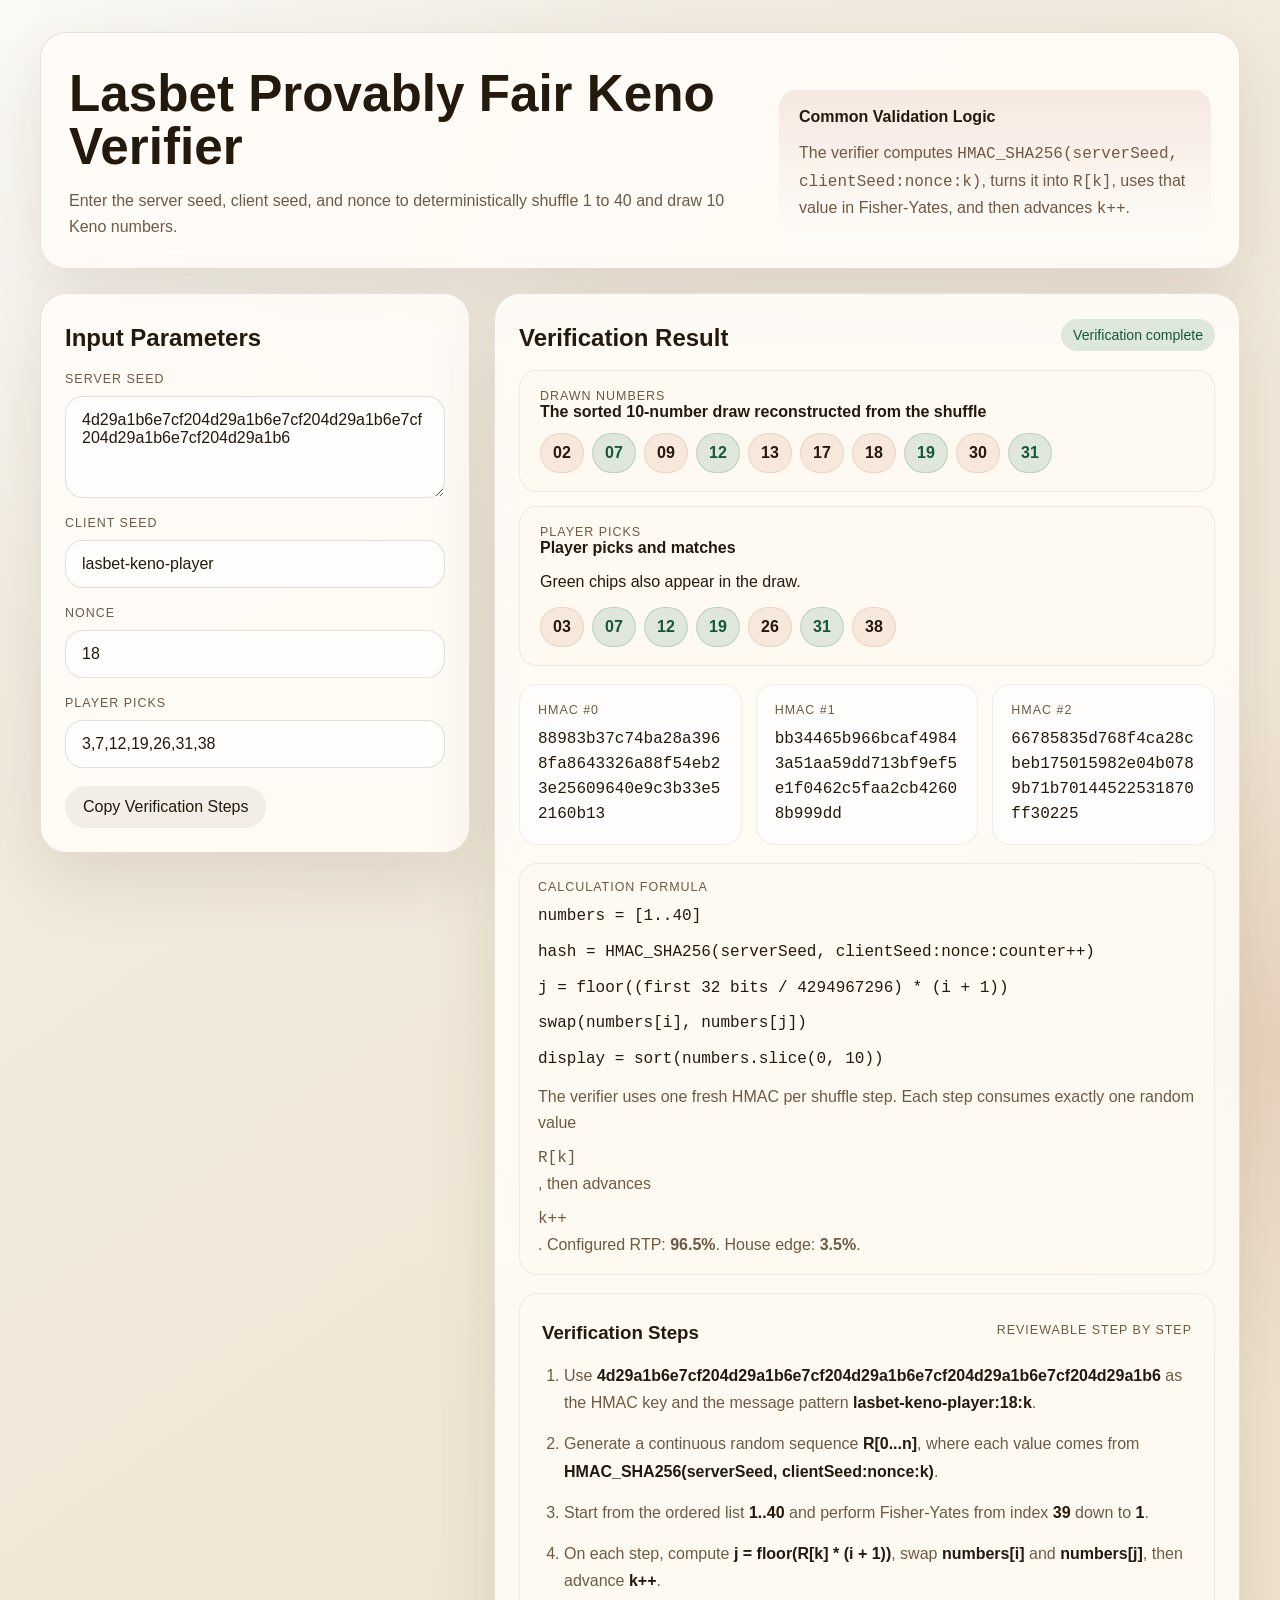
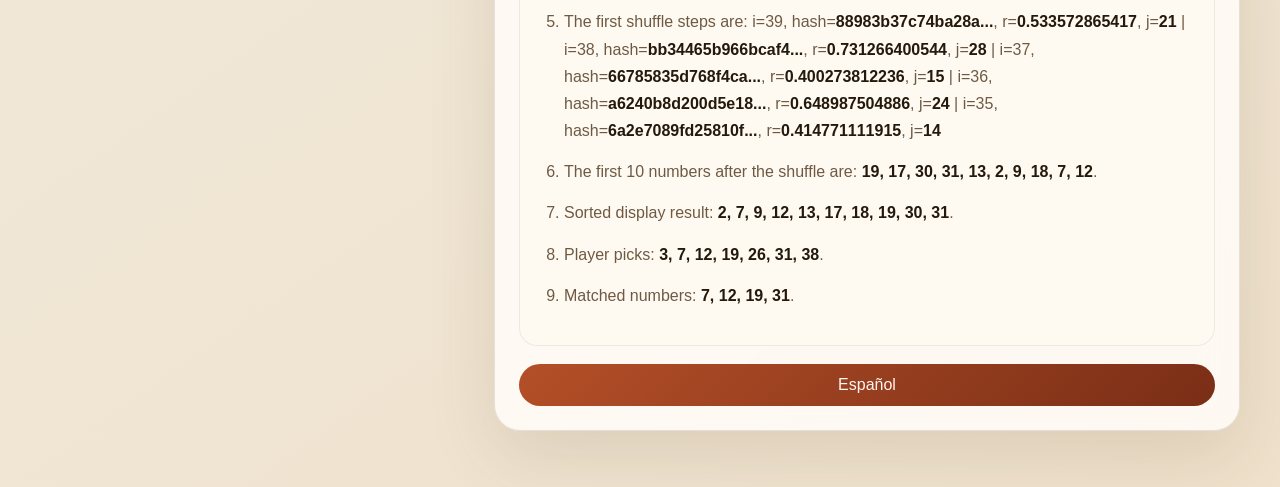
<file: keno/index.html>
<!DOCTYPE html>
<html lang="en">
  <head>
    <meta charset="UTF-8" />
    <meta name="viewport" content="width=device-width, initial-scale=1.0" />
    <title>Lasbet Provably Fair Keno Verifier</title>
    <link rel="stylesheet" href="./styles.css" />
  </head>
  <body>
    <main class="page-shell">
      <section class="hero-card surface">
        <div class="hero-copy">
          <h1 data-i18n="heroTitle"></h1>
          <p data-i18n-html="heroDescription"></p>
        </div>
        <div class="hero-note">
          <strong data-i18n="heroAsideTitle"></strong>
          <p data-i18n-html="heroAsideBody"></p>
        </div>
      </section>
      <section class="content-grid">
        <section class="surface panel">
          <div class="panel-head">
            <h2 data-i18n="inputTitle"></h2>
          </div>
          <form class="input-form" id="verifierForm">
            <label class="field">
              <span data-i18n="serverSeedLabel"></span>
              <textarea
                id="serverSeedInput"
                rows="4"
                spellcheck="false"
                data-i18n-placeholder="serverSeedPlaceholder"
              ></textarea>
            </label>
            <label class="field">
              <span data-i18n="clientSeedLabel"></span>
              <input
                id="clientSeedInput"
                type="text"
                data-i18n-placeholder="clientSeedPlaceholder"
              />
            </label>
            <label class="field">
              <span data-i18n="nonceLabel"></span>
              <input id="nonceInput" type="number" min="0" step="1" />
            </label>
            <label class="field">
              <span data-i18n="picksFieldLabel"></span>
              <input
                id="picksInput"
                type="text"
                data-i18n-placeholder="picksPlaceholder"
              />
            </label>
            <div class="button-row">
              <button type="button" class="secondary-button" id="copyStepsButton" data-i18n="copyButton"></button>
            </div>
          </form>
        </section>
        <section class="surface panel result-panel">
          <div class="panel-head">
            <h2 data-i18n="resultTitle"></h2>
            <span class="status-pill" id="statusPill"></span>
          </div>
          <div class="visual-grid" id="visualGrid"></div>
          <div class="meta-grid" id="metaGrid"></div>
          <div class="formula-box" id="formulaBox"></div>
          <div class="steps-block">
            <div class="steps-head">
              <h3 data-i18n="stepsTitle"></h3>
              <span data-i18n="stepsHint"></span>
            </div>
            <ol class="steps-list" id="stepsList"></ol>
          </div>
          <button type="button" class="lang-button is-active" id="langToggleButton"></button>
        </section>
      </section>
    </main>
    <script src="../lib/keno-verifier-core.js"></script>
    <script src="./script.js"></script>
  </body>
</html>
</file>
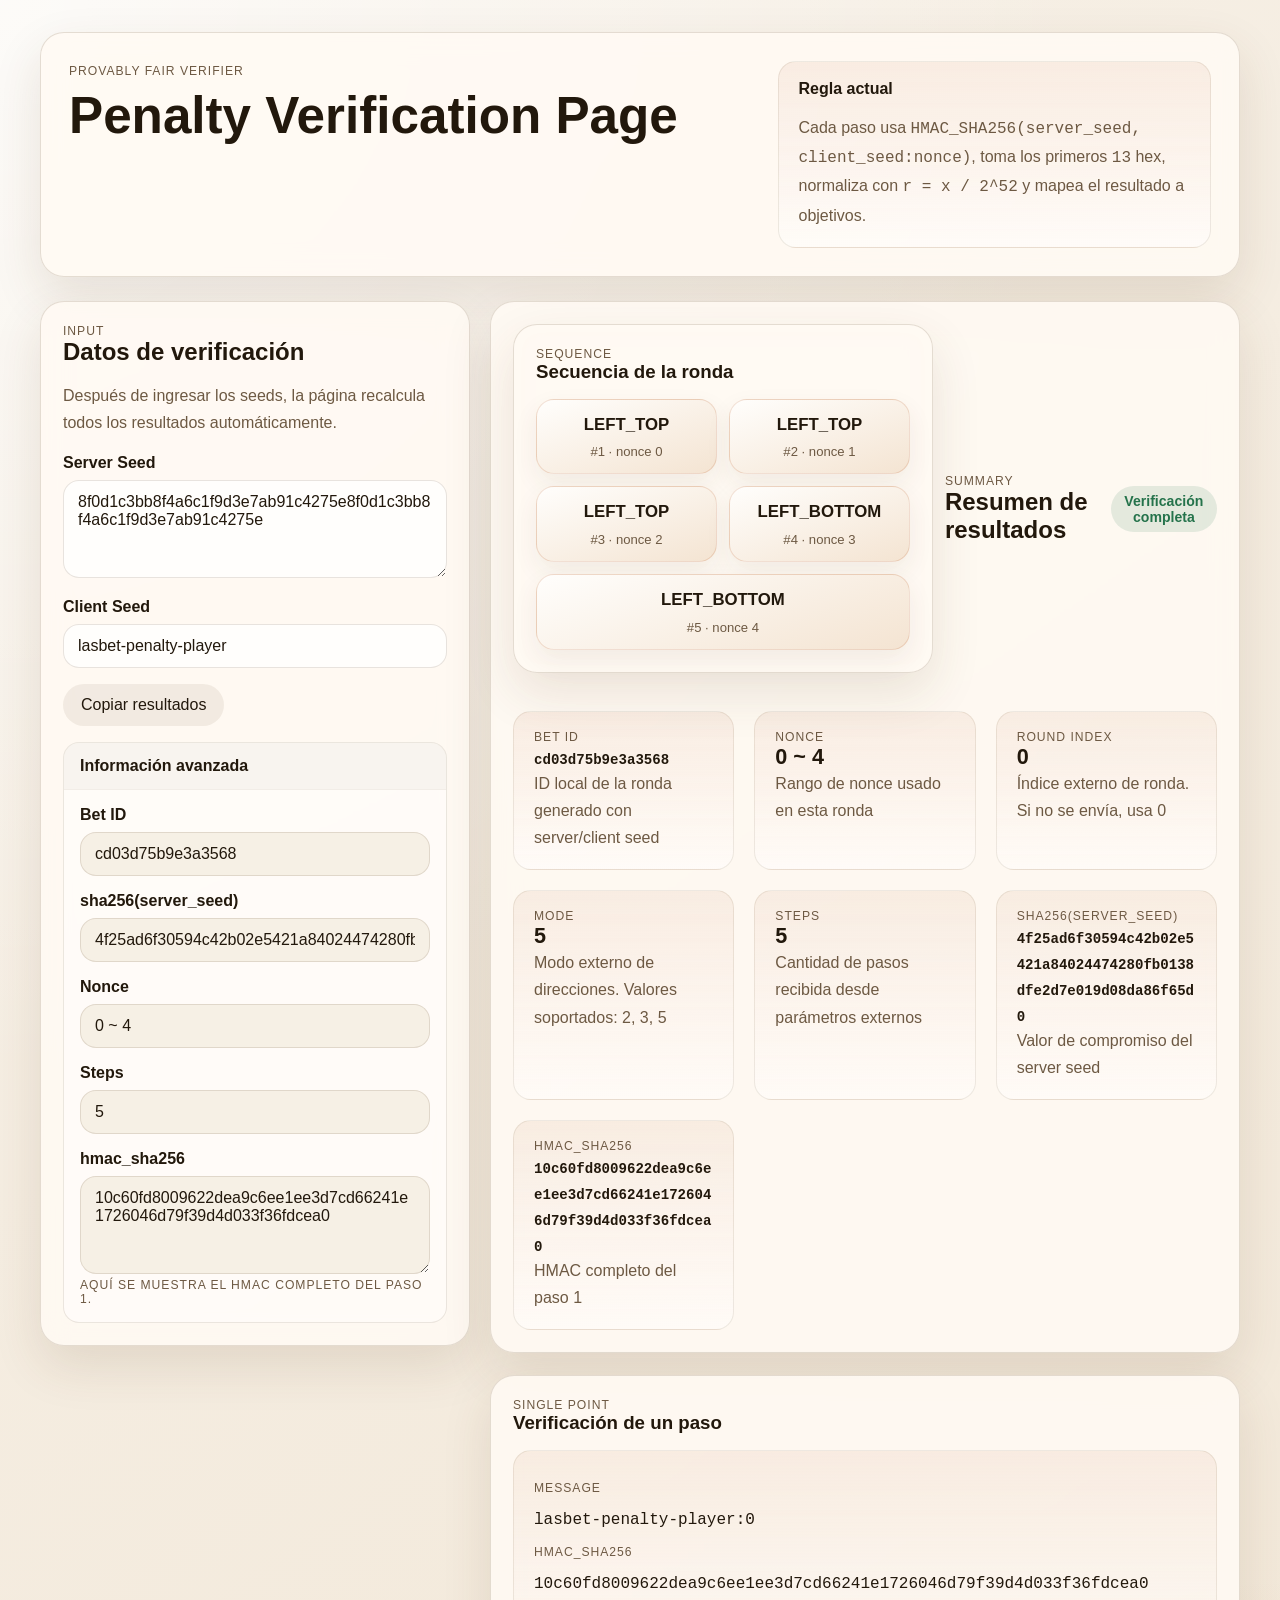
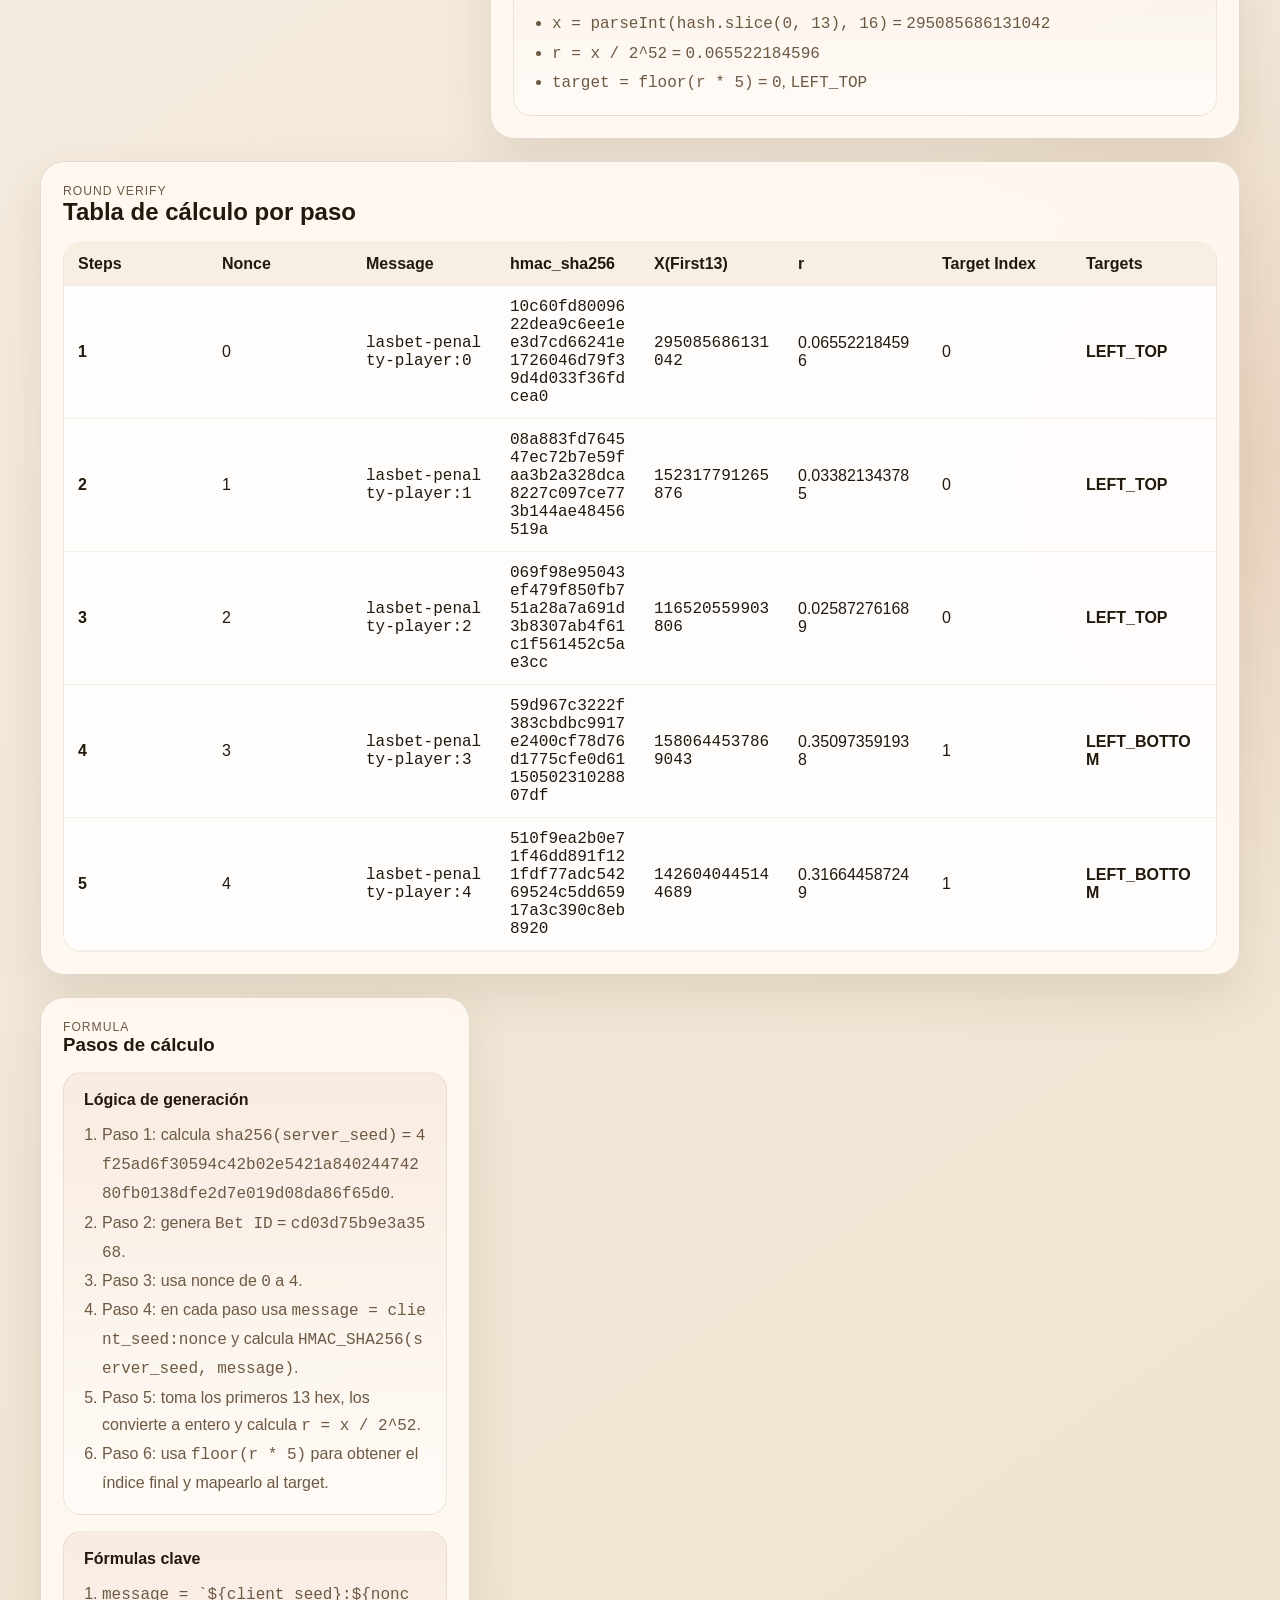
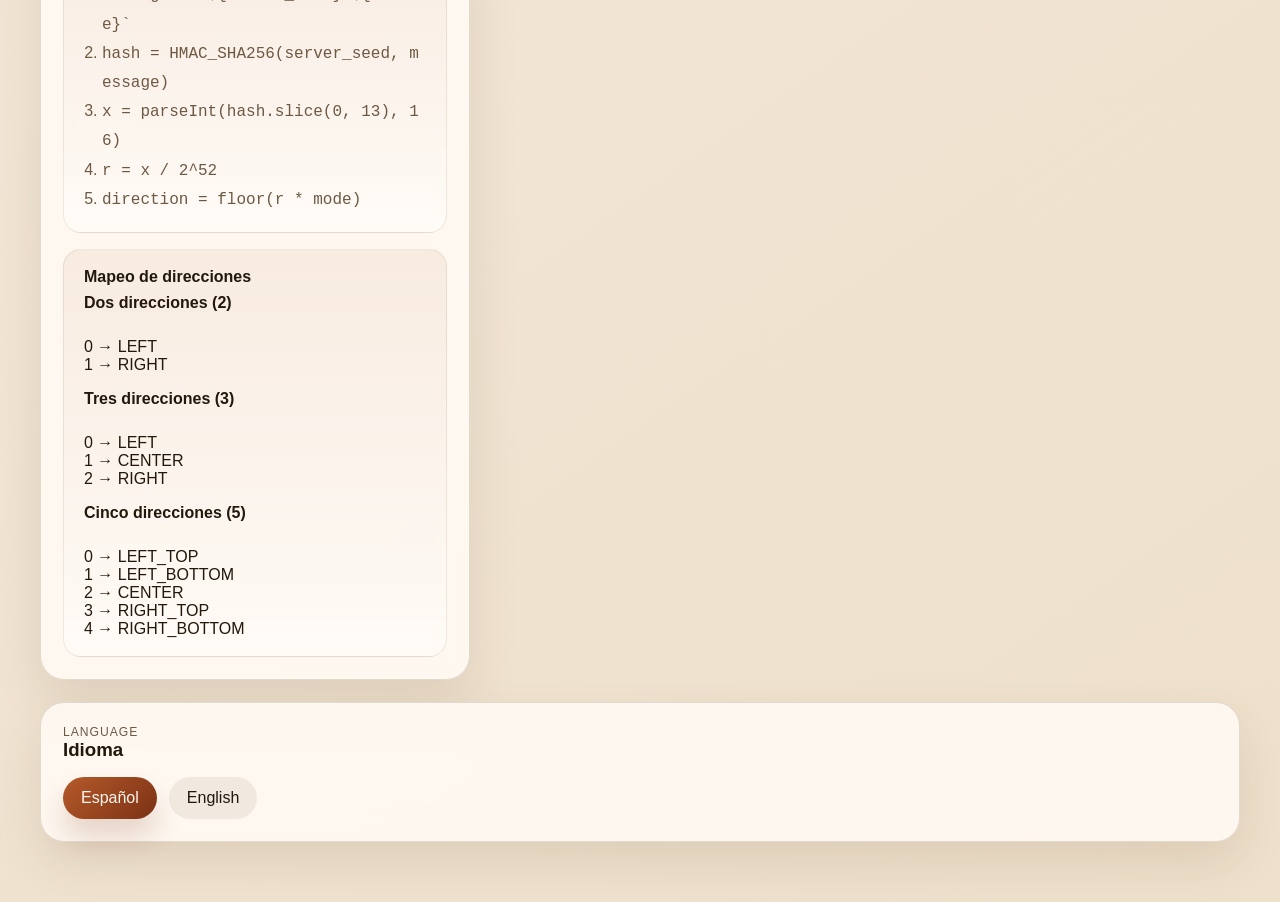
<file: penalty-shootout/index.html>
<!DOCTYPE html>
<html lang="es">
  <head>
    <meta charset="UTF-8" />
    <meta name="viewport" content="width=device-width, initial-scale=1.0" />
    <title>Penalty Verification Page</title>
    <link rel="stylesheet" href="./styles.css" />
  </head>
  <body>
    <main class="page-shell">
      <section class="hero">
        <div class="hero-grid">
          <div>
            <span class="eyebrow" data-i18n="eyebrow"></span>
            <h1 data-i18n="heroTitle"></h1>

            <ul class="helper-list" id="heroList"></ul>
          </div>
          <div class="hero-callout">
            <strong data-i18n="calloutTitle"></strong>
            <p class="mb-0" data-i18n-html="calloutBody"></p>
          </div>
        </div>
      </section>

      <section class="content-grid">
        <div>
          <section class="panel">
            <div class="panel-head">
              <div>
                <div class="section-label" data-i18n="inputSectionLabel"></div>
                <h2 data-i18n="inputTitle"></h2>
              </div>
            </div>
            <p class="input-helper" data-i18n="inputHelper"></p>
            <form class="form-grid" id="verifierForm">
              <div class="field">
                <label for="serverSeedInput" data-i18n="serverSeedLabel"></label>
                <textarea
                  id="serverSeedInput"
                  rows="4"
                  spellcheck="false"
                  data-i18n-placeholder="serverSeedPlaceholder"
                ></textarea>
              </div>
              <div class="field">
                <label for="clientSeedInput" data-i18n="clientSeedLabel"></label>
                <input
                  id="clientSeedInput"
                  type="text"
                  data-i18n-placeholder="clientSeedPlaceholder"
                />
              </div>
              <div class="button-row">
                <button type="button" class="secondary-button" id="copyStepsButton" data-i18n="copyButton"></button>
              </div>
            </form>

            <div class="advanced-toggle">
              <div class="advanced-title" data-i18n="advancedTitle"></div>
              <div class="advanced-body">
                <div class="form-grid">
                  <div class="field">
                    <label for="betIdOutput">Bet ID</label>
                    <input id="betIdOutput" readonly />
                  </div>
                  <div class="field">
                    <label for="serverSeedHashOutput">sha256(server_seed)</label>
                    <input id="serverSeedHashOutput" readonly />
                  </div>
                  <div class="field">
                    <label for="nonceOutput">Nonce</label>
                    <input id="nonceOutput" readonly />
                  </div>
                  <div class="field">
                    <label for="stepsOutput">Steps</label>
                    <input id="stepsOutput" readonly />
                  </div>
                  <div class="field">
                    <label for="hmacOutput">hmac_sha256</label>
                    <textarea id="hmacOutput" readonly rows="4"></textarea>
                    <div class="small-note" data-i18n="advancedNote"></div>
                  </div>
                </div>
              </div>
            </div>
          </section>
        </div>

        <div>
          <section class="panel">
            <div class="panel-head">
               <section class="panel">
            <div class="panel-head">
              <div>
                <div class="section-label" data-i18n="sequenceSectionLabel"></div>
                <h3 data-i18n="sequenceTitle"></h3>
              </div>
            </div>
            <div class="cards-strip" id="sequenceStrip"></div>
          </section>
              <div>
                <div class="section-label" data-i18n="summarySectionLabel"></div>
                <h2 data-i18n="summaryTitle"></h2>
              </div>
              <span class="status-pill" id="statusPill"></span>
            </div>
            <div class="summary-grid" id="summaryGrid"></div>
          </section>

          <section class="panel">
            <div class="panel-head">
              <div>
                <div class="section-label" data-i18n="singleSectionLabel"></div>
                <h3 data-i18n="singleTitle"></h3>
              </div>
            </div>
            <div class="sequence-box" id="singlePointBox"></div>
          </section>


        </div>
      </section>

      <section class="panel">
        <div class="panel-head">
          <div>
            <div class="section-label" data-i18n="tableSectionLabel"></div>
            <h2 data-i18n="tableTitle"></h2>
          </div>
        </div>
        <div class="table-wrap">
          <table class="result-table">
            <thead>
              <tr>
                <th data-i18n="thStep"></th>
                <th data-i18n="thNonce"></th>
                <th data-i18n="thMessage"></th>
                <th data-i18n="thHmac"></th>
                <th data-i18n="thX"></th>
                <th data-i18n="thR"></th>
                <th data-i18n="thTargetIndex"></th>
                <th data-i18n="thTargets"></th>
              </tr>
            </thead>
            <tbody id="resultTableBody"></tbody>
          </table>
        </div>
      </section>

      <section class="content-grid">
        <section class="panel">
          <div class="panel-head">
            <div>
              <div class="section-label" data-i18n="formulaSectionLabel"></div>
              <h3 data-i18n="formulaTitle"></h3>
            </div>
          </div>
          <div class="formula-card">
            <strong data-i18n="logicTitle"></strong>
            <ol class="formula-list" id="stepsList"></ol>
          </div>
          <div class="formula-card mt-3">
            <strong data-i18n="formulaCardTitle"></strong>
            <ol class="formula-list" id="formulaList"></ol>
          </div>
          <div class="formula-card mt-3">
            <strong data-i18n="mappingTitle"></strong>
            <div id="mappingBlock"></div>
          </div>
        </section>
      </section>

      <section class="panel language-panel">
        <div class="panel-head">
          <div>
            <div class="section-label" data-i18n="languageSectionLabel"></div>
            <h3 data-i18n="languageTitle"></h3>
          </div>
        </div>
        <div class="language-row">
          <button type="button" class="secondary-button lang-button" id="langEsButton">Español</button>
          <button type="button" class="secondary-button lang-button" id="langEnButton">English</button>
        </div>
      </section>
    </main>
    <script src="./script.js"></script>
  </body>
</html>
</file>
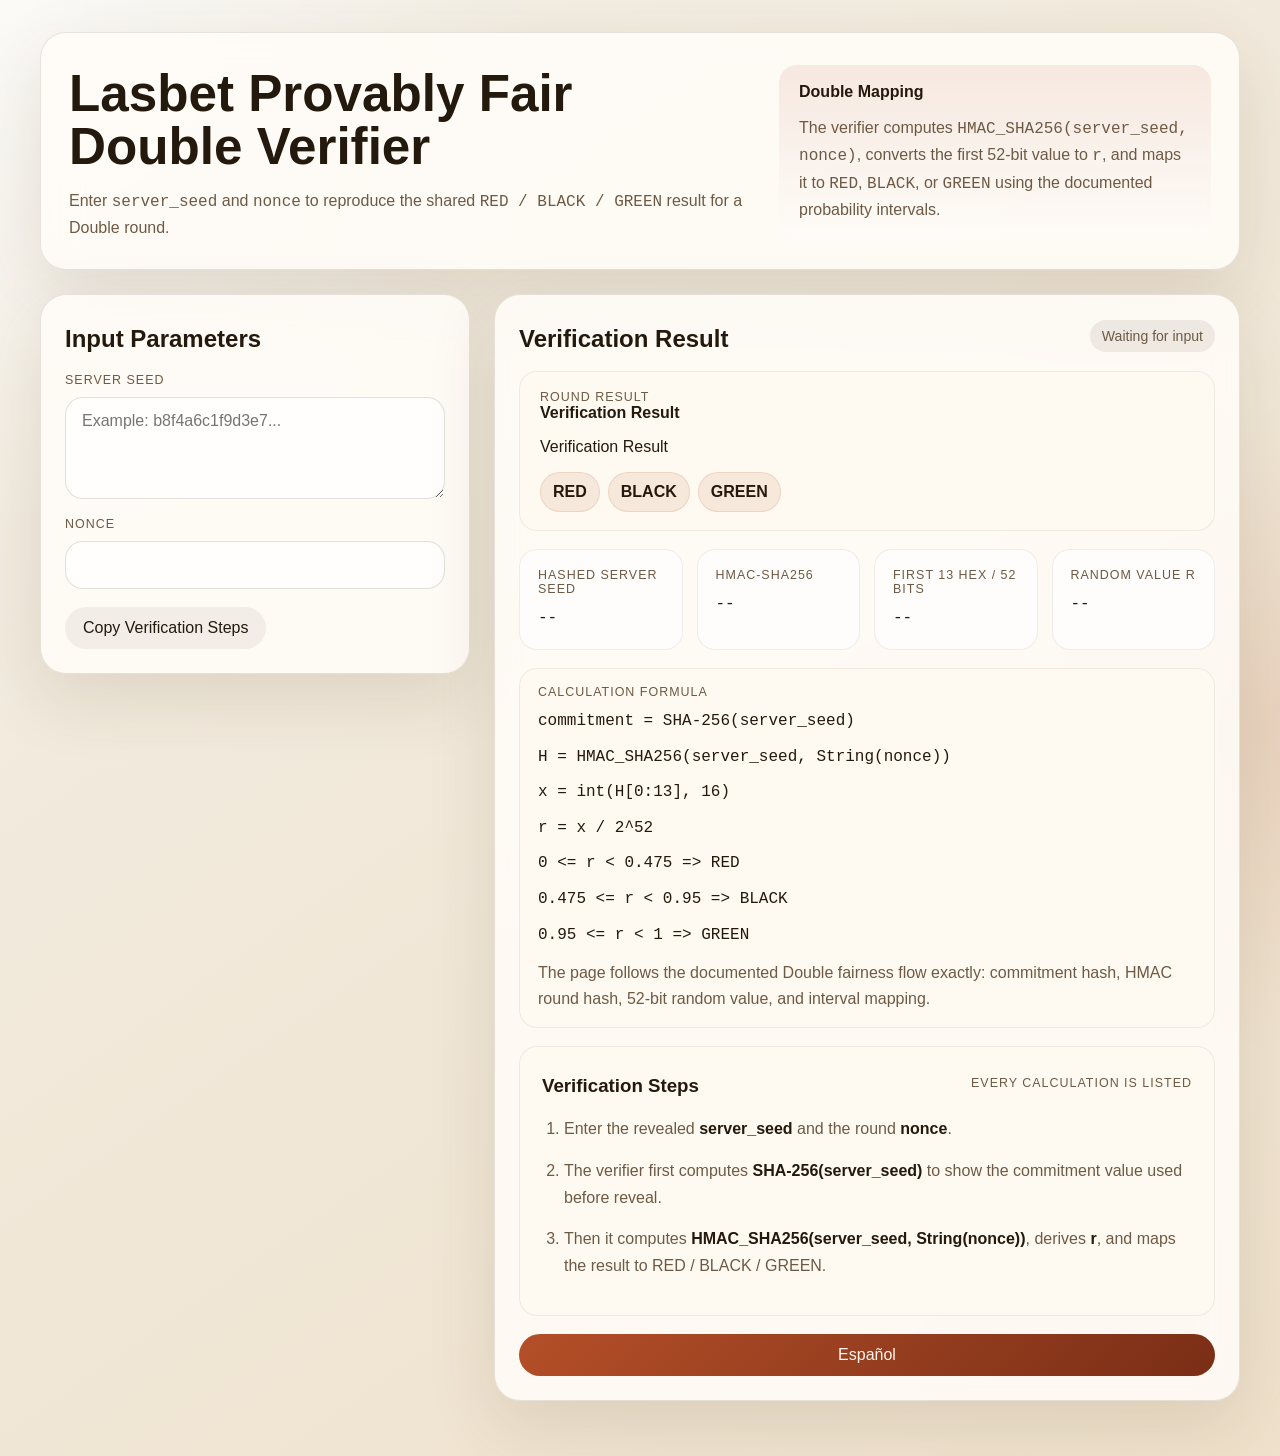
<file: double.html>
<!DOCTYPE html>
<html lang="en">
<head>
  <meta charset="UTF-8" />
  <meta name="viewport" content="width=device-width, initial-scale=1.0" />
  <title>Lasbet Provably Fair Double Verifier</title>
  <link rel="stylesheet" href="./double/styles.css" />
</head>
<body>
  <main class="page-shell">
    <section class="hero-card surface">
      <div class="hero-copy">
        <h1 data-i18n="heroTitle"></h1>
        <p data-i18n-html="heroDescription"></p>
      </div>
      <div class="hero-note">
        <strong data-i18n="heroAsideTitle"></strong>
        <p data-i18n-html="heroAsideBody"></p>
      </div>
    </section>
    <section class="content-grid">
      <section class="surface panel">
        <div class="panel-head">
          <h2 data-i18n="inputTitle"></h2>
        </div>
        <form class="input-form" id="verifierForm">
          <label class="field">
            <span data-i18n="serverSeedLabel"></span>
            <textarea id="serverSeedInput" rows="4" spellcheck="false" data-i18n-placeholder="serverSeedPlaceholder"></textarea>
          </label>
          <label class="field">
            <span data-i18n="nonceLabel"></span>
            <input id="nonceInput" type="number" min="0" step="1" />
          </label>
          <div class="button-row">
            <button type="button" class="secondary-button" id="copyStepsButton" data-i18n="copyButton"></button>
          </div>
        </form>
      </section>
      <section class="surface panel result-panel">
        <div class="panel-head">
          <h2 data-i18n="resultTitle"></h2>
          <span class="status-pill" id="statusPill"></span>
        </div>
        <div class="visual-grid" id="visualGrid"></div>
        <div class="meta-grid" id="metaGrid"></div>
        <div class="formula-box" id="formulaBox"></div>
        <div class="steps-block">
          <div class="steps-head">
            <h3 data-i18n="stepsTitle"></h3>
            <span data-i18n="stepsHint"></span>
          </div>
          <ol class="steps-list" id="stepsList"></ol>
        </div>
        <button type="button" class="lang-button is-active" id="langToggleButton"></button>
      </section>
    </section>
  </main>
  <script src="./double/verifier-core.js"></script>
  <script src="./double/script.js"></script>
</body>
</html>
</file>
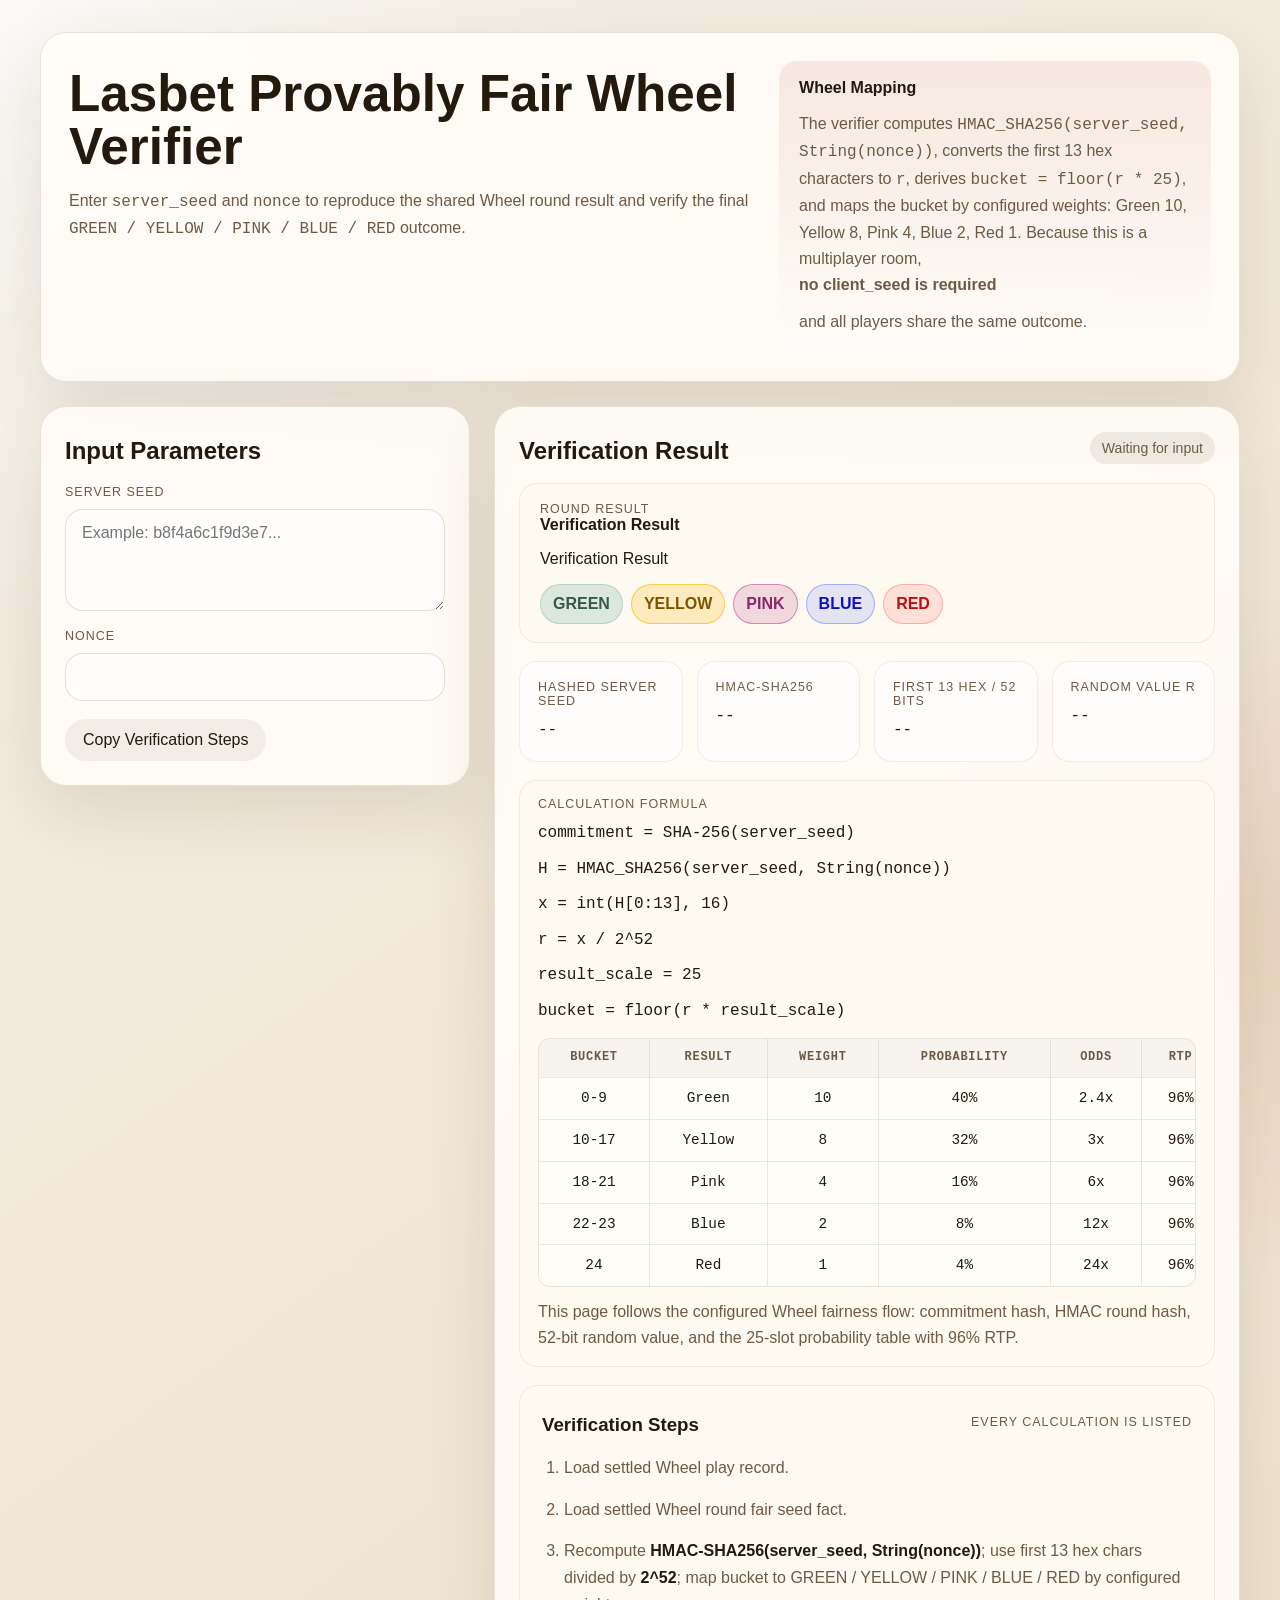
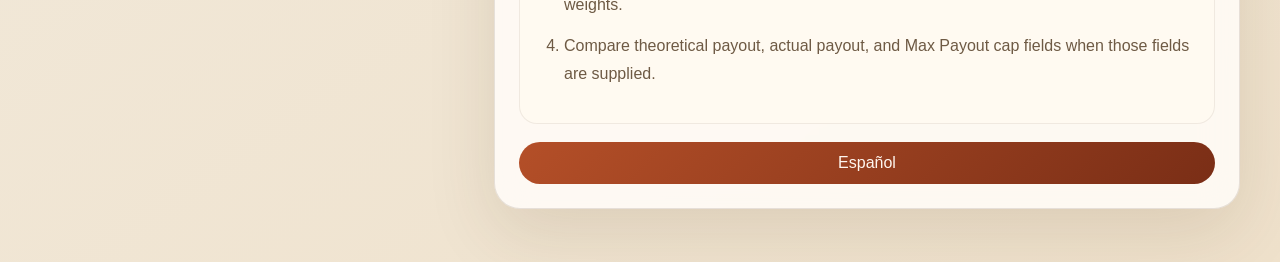
<file: wheel.html>
<!DOCTYPE html>
<html lang="en">
<head>
  <meta charset="UTF-8" />
  <meta name="viewport" content="width=device-width, initial-scale=1.0" />
  <title>Lasbet Provably Fair Wheel Verifier</title>
  <link rel="stylesheet" href="./wheel/styles.css" />
</head>
<body>
  <main class="page-shell">
    <section class="hero-card surface">
      <div class="hero-copy">
        <h1 data-i18n="heroTitle"></h1>
        <p data-i18n-html="heroDescription"></p>
      </div>
      <div class="hero-note">
        <strong data-i18n="heroAsideTitle"></strong>
        <p data-i18n-html="heroAsideBody"></p>
      </div>
    </section>
    <section class="content-grid">
      <section class="surface panel">
        <div class="panel-head">
          <h2 data-i18n="inputTitle"></h2>
        </div>
        <form class="input-form" id="verifierForm">
          <label class="field">
            <span data-i18n="serverSeedLabel"></span>
            <textarea id="serverSeedInput" rows="4" spellcheck="false" data-i18n-placeholder="serverSeedPlaceholder"></textarea>
          </label>
          <label class="field">
            <span data-i18n="nonceLabel"></span>
            <input id="nonceInput" type="number" min="0" step="1" />
          </label>
          <div class="button-row">
            <button type="button" class="secondary-button" id="copyStepsButton" data-i18n="copyButton"></button>
          </div>
        </form>
      </section>
      <section class="surface panel result-panel">
        <div class="panel-head">
          <h2 data-i18n="resultTitle"></h2>
          <span class="status-pill" id="statusPill"></span>
        </div>
        <div class="visual-grid" id="visualGrid"></div>
        <div class="meta-grid" id="metaGrid"></div>
        <div class="formula-box" id="formulaBox"></div>
        <div class="steps-block">
          <div class="steps-head">
            <h3 data-i18n="stepsTitle"></h3>
            <span data-i18n="stepsHint"></span>
          </div>
          <ol class="steps-list" id="stepsList"></ol>
        </div>
        <button type="button" class="lang-button is-active" id="langToggleButton"></button>
      </section>
    </section>
  </main>
  <script src="./wheel/verifier-core.js"></script>
  <script src="./wheel/script.js"></script>
</body>
</html>
</file>
<file: keno/styles.css>
:root {
  --bg: #f3efe6;
  --bg-accent: #efe1cb;
  --surface: rgba(255, 252, 247, 0.88);
  --border: rgba(61, 46, 26, 0.12);
  --text: #24190d;
  --muted: #6e5a44;
  --accent: #b44f28;
  --accent-dark: #7a2e16;
  --shadow: 0 24px 70px rgba(78, 49, 18, 0.12);
  --radius-lg: 26px;
  --radius-md: 18px;
  --font-display: 'Avenir Next', 'Segoe UI', 'Helvetica Neue', sans-serif;
}

* {
  box-sizing: border-box;
}

html,
body {
  margin: 0;
  min-height: 100%;
}

body {
  font-family: var(--font-display);
  color: var(--text);
  background:
    radial-gradient(circle at top left, rgba(255, 255, 255, 0.7), transparent 28%),
    radial-gradient(circle at right center, rgba(180, 79, 40, 0.12), transparent 22%),
    linear-gradient(145deg, var(--bg) 0%, var(--bg-accent) 100%);
}

button,
input,
textarea,
select {
  font: inherit;
}

button {
  cursor: pointer;
}

code {
  font-family: 'SFMono-Regular', 'Menlo', monospace;
}

.page-shell {
  max-width: 1240px;
  margin: 0 auto;
  padding: 32px 20px 56px;
}

.surface {
  background: var(--surface);
  border: 1px solid var(--border);
  border-radius: var(--radius-lg);
  box-shadow: var(--shadow);
  backdrop-filter: blur(18px);
}

.hero-card {
  display: grid;
  grid-template-columns: 1.35fr 0.85fr;
  gap: 24px;
  padding: 28px;
  margin-bottom: 24px;
}

.hero-copy h1,
.panel-head h2,
.steps-head h3 {
  margin: 6px 0 0;
}

.hero-copy h1 {
  font-size: clamp(2rem, 4vw, 3.4rem);
  line-height: 1.04;
}

.hero-copy p,
.hero-note p,
.meta-description {
  margin: 14px 0 0;
  color: var(--muted);
  line-height: 1.65;
}

.hero-note,
.visual-card {
  align-self: end;
  padding: 18px 20px;
  border-radius: var(--radius-md);
  background: linear-gradient(180deg, rgba(180, 79, 40, 0.1), rgba(255, 255, 255, 0.35));
}

.hero-note strong,
.visual-card strong {
  display: block;
  margin-bottom: 10px;
}

.content-grid {
  display: grid;
  grid-template-columns: minmax(320px, 430px) minmax(320px, 1fr);
  gap: 24px;
  align-items: start;
}

.panel {
  padding: 24px;
}

.panel-head,
.button-row,
.steps-head {
  display: flex;
  align-items: center;
  justify-content: space-between;
  gap: 12px;
}

.input-form {
  display: grid;
  gap: 18px;
  margin-top: 20px;
}

.field {
  display: grid;
  gap: 10px;
}

.field span,
.result-label,
.formula-label,
.steps-head span,
.visual-label {
  display: block;
  font-size: 0.78rem;
  letter-spacing: 0.08em;
  text-transform: uppercase;
  color: var(--muted);
}

.field input,
.field textarea,
.field select {
  width: 100%;
  border: 1px solid rgba(61, 46, 26, 0.14);
  border-radius: var(--radius-md);
  background: rgba(255, 255, 255, 0.72);
  color: var(--text);
  padding: 14px 16px;
  resize: vertical;
  outline: none;
  transition:
    border-color 160ms ease,
    box-shadow 160ms ease,
    transform 160ms ease;
}

.field input:focus,
.field textarea:focus,
.field select:focus {
  border-color: rgba(180, 79, 40, 0.5);
  box-shadow: 0 0 0 4px rgba(180, 79, 40, 0.1);
  transform: translateY(-1px);
}

.primary-button,
.secondary-button,
.lang-button {
  border: 0;
  border-radius: 999px;
  padding: 12px 18px;
  transition:
    transform 160ms ease,
    box-shadow 160ms ease,
    background 160ms ease;
}

.primary-button {
  background: linear-gradient(135deg, var(--accent) 0%, var(--accent-dark) 100%);
  color: #fff6ef;
  box-shadow: 0 18px 28px rgba(122, 46, 22, 0.18);
}

.secondary-button,
.lang-button {
  background: rgba(61, 46, 26, 0.06);
  color: var(--text);
}

.primary-button:hover,
.secondary-button:hover,
.lang-button:hover {
  transform: translateY(-1px);
}

.lang-button.is-active {
  background: linear-gradient(135deg, var(--accent) 0%, var(--accent-dark) 100%);
  color: #fff6ef;
}

.result-panel {
  display: grid;
  gap: 18px;
}

.status-pill {
  padding: 8px 12px;
  border-radius: 999px;
  background: rgba(61, 46, 26, 0.08);
  color: var(--muted);
  font-size: 0.88rem;
}

.status-pill[data-tone='working'] {
  background: rgba(180, 79, 40, 0.12);
  color: var(--accent-dark);
}

.status-pill[data-tone='success'],
.status-pill[data-tone='copied'] {
  background: rgba(33, 120, 78, 0.14);
  color: #145736;
}

.status-pill[data-tone='error'],
.status-pill[data-tone='copyFailed'] {
  background: rgba(168, 41, 41, 0.14);
  color: #8c2020;
}

.steps-block,
.formula-box,
.visual-card {
  border-radius: var(--radius-md);
  background: #fffaf1;
  border: 1px solid rgba(61, 46, 26, 0.08);
}

.meta-grid {
  display: grid;
  grid-template-columns: repeat(3, minmax(0, 1fr));
  gap: 14px;
}

.meta-item {
  padding: 18px;
  border-radius: var(--radius-md);
  background: rgba(255, 255, 255, 0.62);
  border: 1px solid rgba(61, 46, 26, 0.08);
}

.meta-item code,
.meta-item .meta-text {
  display: block;
  margin-top: 10px;
  color: var(--text);
  line-height: 1.55;
  overflow-wrap: anywhere;
}

.formula-box {
  padding: 16px 18px;
}

.formula-box code {
  display: block;
  margin-top: 10px;
  line-height: 1.6;
  overflow-wrap: anywhere;
}

.formula-note {
  margin: 12px 0 0;
  color: var(--muted);
  line-height: 1.6;
}

.steps-block {
  padding: 22px;
}

.steps-list {
  margin: 18px 0 0;
  padding-left: 22px;
  color: var(--muted);
}

.steps-list li {
  margin-bottom: 14px;
  line-height: 1.7;
  overflow-wrap: anywhere;
}

.steps-list strong {
  color: var(--text);
}

.visual-grid {
  display: grid;
  gap: 14px;
}

.chip-row {
  display: flex;
  flex-wrap: wrap;
  gap: 8px;
  margin-top: 12px;
}

.chip {
  display: inline-flex;
  align-items: center;
  justify-content: center;
  min-width: 44px;
  padding: 10px 12px;
  border-radius: 999px;
  background: rgba(180, 79, 40, 0.1);
  color: var(--text);
  border: 1px solid rgba(180, 79, 40, 0.14);
  font-weight: 600;
}

.chip.hit {
  background: rgba(33, 120, 78, 0.14);
  border-color: rgba(33, 120, 78, 0.2);
  color: #145736;
}

@media (max-width: 920px) {
  .hero-card,
  .content-grid,
  .meta-grid {
    grid-template-columns: 1fr;
  }
}

@media (max-width: 640px) {
  .page-shell {
    padding: 20px 14px 36px;
  }

  .hero-card,
  .panel {
    padding: 18px;
  }

  .panel-head,
  .button-row,
  .steps-head {
    align-items: start;
    flex-direction: column;
  }

  .primary-button,
  .secondary-button,
  .lang-button {
    width: 100%;
  }
}
</file>
<file: penalty-shootout/styles.css>
:root {
  --bg: #f6f1e8;
  --panel: #fffaf3;
  --panel-soft: #f9f3ea;
  --border: rgba(90, 67, 36, 0.16);
  --text: #22180c;
  --muted: #6d5943;
  --accent: #b55a2a;
  --accent-dark: #7b3115;
  --success: #25734b;
  --danger: #b23a3a;
  --shadow: 0 20px 50px rgba(91, 58, 24, 0.12);
}

* {
  box-sizing: border-box;
}

html,
body {
  margin: 0;
  min-height: 100%;
  width: 100%;
}

body {
  color: var(--text);
  font-family: "Avenir Next", "PingFang SC", "Microsoft YaHei", sans-serif;
  background:
    radial-gradient(circle at top left, rgba(255, 255, 255, 0.72), transparent 25%),
    radial-gradient(circle at right center, rgba(181, 90, 42, 0.12), transparent 20%),
    linear-gradient(145deg, #f7f1e8 0%, #eee0cb 100%);
}

button,
input,
textarea {
  font: inherit;
}

button {
  cursor: pointer;
}

code,
pre,
.mono {
  font-family: "SFMono-Regular", "Menlo", monospace;
}

.page-shell {
  width: 100%;
  max-width: 1240px;
  margin: 0 auto;
  padding: 32px 20px 56px;
}

.hero,
.panel {
  width: 100%;
  background: rgba(255, 250, 243, 0.9);
  border: 1px solid var(--border);
  border-radius: 24px;
  box-shadow: var(--shadow);
  backdrop-filter: blur(14px);
}

.hero {
  padding: 28px;
  margin-bottom: 24px;
}

.hero-grid,
.content-grid,
.summary-grid,
.rules-grid {
  display: grid;
  gap: 20px;
  width: 100%;
}

.hero-grid {
  grid-template-columns: minmax(0, 1.35fr) minmax(0, 0.85fr);
  align-items: start;
}

.content-grid {
  grid-template-columns: minmax(0, 430px) minmax(0, 1fr);
  align-items: start;
}

.summary-grid {
  grid-template-columns: repeat(auto-fit, minmax(220px, 1fr));
}

.rules-grid {
  grid-template-columns: repeat(2, minmax(0, 1fr));
}

.hero-grid > *,
.content-grid > *,
.summary-grid > *,
.rules-grid > *,
.form-grid > *,
.advanced-body .form-grid > * {
  min-width: 0;
}

.eyebrow,
.section-label,
.metric-label,
.small-note,
.table-note {
  text-transform: uppercase;
  letter-spacing: 0.08em;
  font-size: 0.76rem;
  color: var(--muted);
}

.hero h1 {
  margin: 10px 0 14px;
  font-size: clamp(2rem, 4vw, 3.25rem);
  line-height: 1.06;
}

.hero p,
.metric-copy,
.helper-list li,
.formula-list li,
.rule-card li,
.empty-state {
  color: var(--muted);
  line-height: 1.7;
}

.hero-callout,
.rule-card,
.metric-card,
.sequence-box,
.formula-card {
  width: 100%;
  background: linear-gradient(180deg, rgba(181, 90, 42, 0.08), rgba(255, 255, 255, 0.42));
  border: 1px solid rgba(90, 67, 36, 0.1);
  border-radius: 18px;
  padding: 18px 20px;
}

.sequence-box .mono {
  max-width: 100%;
  white-space: normal;
  overflow-wrap: anywhere;
  word-break: break-all;
}

.hero-callout strong,
.metric-card strong,
.formula-card strong {
  display: block;
  margin-bottom: 8px;
}

.panel {
  padding: 22px;
  margin-bottom: 22px;
  min-width: 0;
}

.panel-head {
  display: flex;
  align-items: center;
  justify-content: space-between;
  gap: 12px;
  margin-bottom: 16px;
}

.panel-head h2,
.panel-head h3 {
  margin: 0;
}

.form-grid {
  display: grid;
  gap: 16px;
  width: 100%;
}

.advanced-body .form-grid {
  grid-template-columns: repeat(auto-fit, minmax(240px, 1fr));
}

.input-helper {
  margin: 0 0 18px;
  color: var(--muted);
  line-height: 1.7;
}

.field label {
  display: block;
  margin-bottom: 8px;
  font-weight: 600;
}

.field input,
.field textarea {
  width: 100%;
  border: 1px solid rgba(90, 67, 36, 0.14);
  border-radius: 16px;
  background: rgba(255, 255, 255, 0.72);
  color: var(--text);
  padding: 12px 14px;
  outline: none;
  resize: vertical;
  transition: border-color 160ms ease, box-shadow 160ms ease;
}

.field input:focus,
.field textarea:focus {
  border-color: rgba(181, 90, 42, 0.45);
  box-shadow: 0 0 0 4px rgba(181, 90, 42, 0.1);
}

.field input[readonly],
.field textarea[readonly] {
  background: rgba(246, 239, 228, 0.9);
  color: var(--text);
  cursor: default;
}

.field textarea {
  min-height: 96px;
}

.field {
  width: 100%;
  min-width: 0;
}

.button-row {
  display: flex;
  flex-wrap: wrap;
  gap: 12px;
  align-items: center;
  width: 100%;
}

.primary-button,
.secondary-button {
  max-width: 100%;
  border: 0;
  border-radius: 999px;
  padding: 12px 18px;
  transition: transform 160ms ease, box-shadow 160ms ease, background 160ms ease;
}

.primary-button {
  background: linear-gradient(135deg, var(--accent) 0%, var(--accent-dark) 100%);
  color: #fff6ef;
  box-shadow: 0 18px 28px rgba(122, 46, 22, 0.18);
}

.secondary-button {
  background: rgba(90, 67, 36, 0.08);
  color: var(--text);
}

.lang-button.is-active {
  background: linear-gradient(135deg, var(--accent) 0%, var(--accent-dark) 100%);
  color: #fff6ef;
  box-shadow: 0 18px 28px rgba(122, 46, 22, 0.18);
}

.primary-button:hover,
.secondary-button:hover {
  transform: translateY(-1px);
}

.helper-list,
.formula-list,
.rule-card ul {
  margin: 12px 0 0;
  padding-left: 18px;
}

.formula-list li {
  overflow-wrap: anywhere;
  word-break: break-word;
}

.formula-list code {
  white-space: normal;
  overflow-wrap: anywhere;
  word-break: break-all;
}

.metric-value {
  font-size: clamp(1.05rem, 1.2vw + 0.8rem, 1.35rem);
  font-weight: 700;
  line-height: 1.2;
  word-break: break-word;
}

.metric-value code {
  font-size: 0.88rem;
}

.status-pill {
  display: inline-flex;
  align-items: center;
  justify-content: center;
  border-radius: 999px;
  padding: 7px 12px;
  font-size: 0.88rem;
  font-weight: 600;
  background: rgba(90, 67, 36, 0.08);
  color: var(--muted);
  max-width: 100%;
  text-align: center;
}

.status-pill.working {
  background: rgba(181, 90, 42, 0.12);
  color: var(--accent-dark);
}

.status-pill.success {
  background: rgba(37, 115, 75, 0.12);
  color: var(--success);
}

.status-pill.error {
  background: rgba(178, 58, 58, 0.12);
  color: var(--danger);
}

.cards-strip {
  display: flex;
  flex-wrap: wrap;
  gap: 12px;
  width: 100%;
}

.card-tile {
  flex: 1 1 calc(20% - 10px);
  min-width: 140px;
  max-width: none;
  width: 100%;
  padding: 14px 12px;
  border-radius: 18px;
  background: linear-gradient(160deg, #fffefc 0%, #f4e4d2 100%);
  border: 1px solid rgba(181, 90, 42, 0.18);
  box-shadow: 0 10px 25px rgba(90, 67, 36, 0.08);
  text-align: center;
}

.card-tile .rank {
  font-size: 1.05rem;
  font-weight: 700;
  line-height: 1.35;
}

.card-tile .detail {
  margin-top: 8px;
  font-size: 0.82rem;
  color: var(--muted);
}

.table-wrap {
  width: 100%;
  overflow-x: hidden;
  border-radius: 18px;
  border: 1px solid rgba(90, 67, 36, 0.1);
  -webkit-overflow-scrolling: touch;
}

.result-table {
  width: 100%;
  min-width: 0;
  table-layout: fixed;
  border-collapse: collapse;
  margin: 0;
  background: rgba(255, 255, 255, 0.72);
}

.result-table thead th {
  position: sticky;
  top: 0;
  background: #f7efe2;
  white-space: normal;
  border-top: 0;
}

.result-table th,
.result-table td {
  padding: 12px 14px;
  border-bottom: 1px solid rgba(90, 67, 36, 0.08);
  vertical-align: middle;
  text-align: left;
  overflow-wrap: anywhere;
  max-width: 0;
}

.result-table td {
  word-break: break-word;
}

.result-table .mono {
  word-break: break-all;
}

.summary-grid .metric-card {
  min-height: 140px;
}

.advanced-toggle {
  margin-top: 16px;
  border: 1px solid rgba(90, 67, 36, 0.12);
  border-radius: 16px;
  background: rgba(255, 255, 255, 0.42);
  overflow: hidden;
}

.advanced-title {
  list-style: none;
  padding: 14px 16px;
  font-weight: 700;
  color: var(--text);
  background: rgba(90, 67, 36, 0.04);
}

.advanced-body {
  padding: 16px;
  border-top: 1px solid rgba(90, 67, 36, 0.08);
}

.mb-0 {
  margin-bottom: 0;
}

.mt-3 {
  margin-top: 16px;
}

.mapping-item + .mapping-item {
  margin-top: 16px;
}

.language-panel {
  margin-top: 0;
}

.language-row {
  display: flex;
  flex-wrap: wrap;
  gap: 12px;
}

@media (max-width: 1080px) {
  .hero-grid,
  .content-grid,
  .rules-grid {
    grid-template-columns: 1fr;
  }

  .summary-grid {
    grid-template-columns: repeat(2, minmax(0, 1fr));
  }

  .card-tile {
    flex-basis: calc(33.333% - 8px);
  }
}

@media (max-width: 820px) {
  .advanced-body .form-grid,
  .summary-grid,
  .rules-grid {
    grid-template-columns: 1fr;
  }

  .panel-head {
    align-items: flex-start;
    flex-direction: column;
  }

  .card-tile {
    flex-basis: calc(50% - 6px);
  }
}

@media (max-width: 640px) {
  .page-shell {
    padding: 20px 14px 36px;
  }

  .hero,
  .panel {
    padding: 18px;
  }

  .panel-head,
  .button-row {
    align-items: start;
    flex-direction: column;
  }

  .primary-button,
  .secondary-button {
    width: 100%;
  }

  .language-row .lang-button {
    width: 100%;
  }

  .hero h1 {
    font-size: clamp(1.7rem, 8vw, 2.35rem);
  }

  .hero-callout,
  .rule-card,
  .metric-card,
  .sequence-box,
  .formula-card {
    padding: 16px;
  }

  .card-tile {
    flex-basis: 100%;
    min-width: 0;
  }

  .table-wrap {
    overflow: visible;
    border: 0;
    background: transparent;
  }

  .result-table,
  .result-table thead,
  .result-table tbody,
  .result-table tr,
  .result-table th,
  .result-table td {
    display: block;
    width: 100%;
  }

  .result-table {
    table-layout: auto;
    font-size: 0.92rem;
    background: transparent;
  }

  .result-table thead {
    display: none;
  }

  .result-table tbody {
    display: grid;
    gap: 14px;
  }

  .result-table tr {
    padding: 14px;
    border-radius: 18px;
    border: 1px solid rgba(90, 67, 36, 0.1);
    background: rgba(255, 255, 255, 0.72);
    box-shadow: 0 10px 24px rgba(90, 67, 36, 0.06);
  }

  .result-table th,
  .result-table td {
    max-width: none;
    padding: 0;
    border: 0;
    font-size: 0.84rem;
  }

  .result-table th + td,
  .result-table td + td {
    margin-top: 12px;
  }

  .result-table tbody th::before,
  .result-table tbody td::before {
    content: attr(data-label);
    display: block;
    margin-bottom: 4px;
    text-transform: uppercase;
    letter-spacing: 0.08em;
    font-size: 0.74rem;
    color: var(--muted);
    font-family: "Avenir Next", "PingFang SC", "Microsoft YaHei", sans-serif;
    word-break: normal;
  }
}
</file>
<file: double/styles.css>
:root {
  --bg: #f3efe6;
  --bg-accent: #efe1cb;
  --surface: rgba(255, 252, 247, 0.88);
  --border: rgba(61, 46, 26, 0.12);
  --text: #24190d;
  --muted: #6e5a44;
  --accent: #b44f28;
  --accent-dark: #7a2e16;
  --shadow: 0 24px 70px rgba(78, 49, 18, 0.12);
  --radius-lg: 26px;
  --radius-md: 18px;
  --font-display: "Avenir Next", "Segoe UI", "Helvetica Neue", sans-serif;
}

* {
  box-sizing: border-box;
}

html,
body {
  margin: 0;
  min-height: 100%;
}

body {
  font-family: var(--font-display);
  color: var(--text);
  background:
    radial-gradient(circle at top left, rgba(255, 255, 255, 0.7), transparent 28%),
    radial-gradient(circle at right center, rgba(180, 79, 40, 0.12), transparent 22%),
    linear-gradient(145deg, var(--bg) 0%, var(--bg-accent) 100%);
}

button,
input,
textarea,
select {
  font: inherit;
}

button {
  cursor: pointer;
}

code {
  font-family: "SFMono-Regular", "Menlo", monospace;
}

.page-shell {
  max-width: 1240px;
  margin: 0 auto;
  padding: 32px 20px 56px;
}

.surface {
  background: var(--surface);
  border: 1px solid var(--border);
  border-radius: var(--radius-lg);
  box-shadow: var(--shadow);
  backdrop-filter: blur(18px);
}

.hero-card {
  display: grid;
  grid-template-columns: 1.35fr 0.85fr;
  gap: 24px;
  padding: 28px;
  margin-bottom: 24px;
}

.hero-copy h1,
.panel-head h2,
.steps-head h3 {
  margin: 6px 0 0;
}

.hero-copy h1 {
  font-size: clamp(2rem, 4vw, 3.4rem);
  line-height: 1.04;
}

.hero-copy p,
.hero-note p,
.result-card p,
.meta-description {
  margin: 14px 0 0;
  color: var(--muted);
  line-height: 1.65;
}

.hero-note,
.visual-card {
  align-self: end;
  padding: 18px 20px;
  border-radius: var(--radius-md);
  background: linear-gradient(180deg, rgba(180, 79, 40, 0.1), rgba(255, 255, 255, 0.35));
}

.hero-note strong,
.visual-card strong {
  display: block;
  margin-bottom: 10px;
}

.content-grid {
  display: grid;
  grid-template-columns: minmax(320px, 430px) minmax(320px, 1fr);
  gap: 24px;
  align-items: start;
}

.panel {
  padding: 24px;
}

.panel-head,
.button-row,
.steps-head {
  display: flex;
  align-items: center;
  justify-content: space-between;
  gap: 12px;
}

.input-form {
  display: grid;
  gap: 18px;
  margin-top: 20px;
}

.field {
  display: grid;
  gap: 10px;
}

.field span,
.result-label,
.formula-label,
.steps-head span,
.visual-label {
  display: block;
  font-size: 0.78rem;
  letter-spacing: 0.08em;
  text-transform: uppercase;
  color: var(--muted);
}

.field input,
.field textarea,
.field select {
  width: 100%;
  border: 1px solid rgba(61, 46, 26, 0.14);
  border-radius: var(--radius-md);
  background: rgba(255, 255, 255, 0.72);
  color: var(--text);
  padding: 14px 16px;
  resize: vertical;
  outline: none;
  transition: border-color 160ms ease, box-shadow 160ms ease, transform 160ms ease;
}

.field input:focus,
.field textarea:focus,
.field select:focus {
  border-color: rgba(180, 79, 40, 0.5);
  box-shadow: 0 0 0 4px rgba(180, 79, 40, 0.1);
  transform: translateY(-1px);
}

.primary-button,
.secondary-button,
.lang-button {
  border: 0;
  border-radius: 999px;
  padding: 12px 18px;
  transition: transform 160ms ease, box-shadow 160ms ease, background 160ms ease;
}

.primary-button {
  background: linear-gradient(135deg, var(--accent) 0%, var(--accent-dark) 100%);
  color: #fff6ef;
  box-shadow: 0 18px 28px rgba(122, 46, 22, 0.18);
}

.secondary-button,
.lang-button {
  background: rgba(61, 46, 26, 0.06);
  color: var(--text);
}

.primary-button:hover,
.secondary-button:hover,
.lang-button:hover {
  transform: translateY(-1px);
}

.lang-button.is-active {
  background: linear-gradient(135deg, var(--accent) 0%, var(--accent-dark) 100%);
  color: #fff6ef;
}

.result-panel {
  display: grid;
  gap: 18px;
}

.status-pill {
  padding: 8px 12px;
  border-radius: 999px;
  background: rgba(61, 46, 26, 0.08);
  color: var(--muted);
  font-size: 0.88rem;
}

.status-pill[data-tone="working"] {
  background: rgba(180, 79, 40, 0.12);
  color: var(--accent-dark);
}

.status-pill[data-tone="success"] {
  background: rgba(33, 120, 78, 0.14);
  color: #145736;
}

.status-pill[data-tone="error"] {
  background: rgba(168, 41, 41, 0.14);
  color: #8c2020;
}

.result-card,
.steps-block,
.formula-box,
.visual-card {
  border-radius: var(--radius-md);
  background: #fffaf1;
  border: 1px solid rgba(61, 46, 26, 0.08);
}

.result-card {
  padding: 24px;
}

.result-card strong {
  display: block;
  margin-top: 10px;
  font-size: clamp(2.8rem, 7vw, 5rem);
  line-height: 1;
  color: var(--accent-dark);
}

.meta-grid {
  display: grid;
  grid-template-columns: repeat(4, minmax(0, 1fr));
  gap: 14px;
}

.meta-item {
  padding: 18px;
  border-radius: var(--radius-md);
  background: rgba(255, 255, 255, 0.62);
  border: 1px solid rgba(61, 46, 26, 0.08);
}

.meta-item code,
.meta-item .meta-text {
  display: block;
  margin-top: 10px;
  color: var(--text);
  line-height: 1.55;
  overflow-wrap: anywhere;
}

.formula-box {
  padding: 16px 18px;
}

.formula-box code {
  display: block;
  margin-top: 10px;
  line-height: 1.6;
  overflow-wrap: anywhere;
}

.formula-note {
  margin: 12px 0 0;
  color: var(--muted);
  line-height: 1.6;
}

.steps-block {
  padding: 22px;
}

.steps-list {
  margin: 18px 0 0;
  padding-left: 22px;
  color: var(--muted);
}

.steps-list li {
  margin-bottom: 14px;
  line-height: 1.7;
  overflow-wrap: anywhere;
}

.steps-list strong {
  color: var(--text);
}

.visual-grid {
  display: grid;
  gap: 14px;
}

.chip-row,
.path-row {
  display: flex;
  flex-wrap: wrap;
  gap: 8px;
  margin-top: 12px;
}

.chip,
.path-step {
  display: inline-flex;
  align-items: center;
  justify-content: center;
  min-width: 44px;
  padding: 10px 12px;
  border-radius: 999px;
  background: rgba(180, 79, 40, 0.1);
  color: var(--text);
  border: 1px solid rgba(180, 79, 40, 0.14);
  font-weight: 600;
}

.chip.hit {
  background: rgba(33, 120, 78, 0.14);
  border-color: rgba(33, 120, 78, 0.2);
  color: #145736;
}

.chip.mine {
  background: rgba(168, 41, 41, 0.12);
  border-color: rgba(168, 41, 41, 0.18);
  color: #8c2020;
}

.grid-board {
  display: grid;
  grid-template-columns: repeat(5, minmax(0, 1fr));
  gap: 8px;
  margin-top: 12px;
}

.grid-cell {
  border-radius: 14px;
  min-height: 56px;
  display: grid;
  place-items: center;
  background: rgba(61, 46, 26, 0.06);
  border: 1px solid rgba(61, 46, 26, 0.08);
  font-weight: 700;
}

.grid-cell.safe {
  background: rgba(33, 120, 78, 0.12);
  color: #145736;
}

.grid-cell.mine {
  background: rgba(168, 41, 41, 0.12);
  color: #8c2020;
}

@media (max-width: 920px) {
  .hero-card,
  .content-grid,
  .meta-grid {
    grid-template-columns: 1fr;
  }
}

@media (max-width: 640px) {
  .page-shell {
    padding: 20px 14px 36px;
  }

  .hero-card,
  .panel {
    padding: 18px;
  }

  .panel-head,
  .button-row,
  .steps-head {
    align-items: start;
    flex-direction: column;
  }

  .primary-button,
  .secondary-button,
  .lang-button {
    width: 100%;
  }
}
</file>
<file: wheel/styles.css>
:root {
  --bg: #f3efe6;
  --bg-accent: #efe1cb;
  --surface: rgba(255, 252, 247, 0.88);
  --border: rgba(61, 46, 26, 0.12);
  --text: #24190d;
  --muted: #6e5a44;
  --accent: #b44f28;
  --accent-dark: #7a2e16;
  --shadow: 0 24px 70px rgba(78, 49, 18, 0.12);
  --radius-lg: 26px;
  --radius-md: 18px;
  --font-display: "Avenir Next", "Segoe UI", "Helvetica Neue", sans-serif;
}

* {
  box-sizing: border-box;
}

html,
body {
  margin: 0;
  min-height: 100%;
}

body {
  font-family: var(--font-display);
  color: var(--text);
  background:
    radial-gradient(circle at top left, rgba(255, 255, 255, 0.7), transparent 28%),
    radial-gradient(circle at right center, rgba(180, 79, 40, 0.12), transparent 22%),
    linear-gradient(145deg, var(--bg) 0%, var(--bg-accent) 100%);
}

button,
input,
textarea,
select {
  font: inherit;
}

button {
  cursor: pointer;
}

code {
  font-family: "SFMono-Regular", "Menlo", monospace;
}

.page-shell {
  max-width: 1240px;
  margin: 0 auto;
  padding: 32px 20px 56px;
}

.surface {
  background: var(--surface);
  border: 1px solid var(--border);
  border-radius: var(--radius-lg);
  box-shadow: var(--shadow);
  backdrop-filter: blur(18px);
}

.hero-card {
  display: grid;
  grid-template-columns: 1.35fr 0.85fr;
  gap: 24px;
  padding: 28px;
  margin-bottom: 24px;
}

.hero-copy h1,
.panel-head h2,
.steps-head h3 {
  margin: 6px 0 0;
}

.hero-copy h1 {
  font-size: clamp(2rem, 4vw, 3.4rem);
  line-height: 1.04;
}

.hero-copy p,
.hero-note p,
.result-card p,
.meta-description {
  margin: 14px 0 0;
  color: var(--muted);
  line-height: 1.65;
}

.hero-note,
.visual-card {
  align-self: end;
  padding: 18px 20px;
  border-radius: var(--radius-md);
  background: linear-gradient(180deg, rgba(180, 79, 40, 0.1), rgba(255, 255, 255, 0.35));
}

.hero-note strong,
.visual-card strong {
  display: block;
  margin-bottom: 10px;
}

.content-grid {
  display: grid;
  grid-template-columns: minmax(320px, 430px) minmax(320px, 1fr);
  gap: 24px;
  align-items: start;
}

.panel {
  padding: 24px;
}

.panel-head,
.button-row,
.steps-head {
  display: flex;
  align-items: center;
  justify-content: space-between;
  gap: 12px;
}

.input-form {
  display: grid;
  gap: 18px;
  margin-top: 20px;
}

.field {
  display: grid;
  gap: 10px;
}

.field span,
.result-label,
.formula-label,
.steps-head span,
.visual-label {
  display: block;
  font-size: 0.78rem;
  letter-spacing: 0.08em;
  text-transform: uppercase;
  color: var(--muted);
}

.field input,
.field textarea,
.field select {
  width: 100%;
  border: 1px solid rgba(61, 46, 26, 0.14);
  border-radius: var(--radius-md);
  background: rgba(255, 255, 255, 0.72);
  color: var(--text);
  padding: 14px 16px;
  resize: vertical;
  outline: none;
  transition: border-color 160ms ease, box-shadow 160ms ease, transform 160ms ease;
}

.field input:focus,
.field textarea:focus,
.field select:focus {
  border-color: rgba(180, 79, 40, 0.5);
  box-shadow: 0 0 0 4px rgba(180, 79, 40, 0.1);
  transform: translateY(-1px);
}

.primary-button,
.secondary-button,
.lang-button {
  border: 0;
  border-radius: 999px;
  padding: 12px 18px;
  transition: transform 160ms ease, box-shadow 160ms ease, background 160ms ease;
}

.primary-button {
  background: linear-gradient(135deg, var(--accent) 0%, var(--accent-dark) 100%);
  color: #fff6ef;
  box-shadow: 0 18px 28px rgba(122, 46, 22, 0.18);
}

.secondary-button,
.lang-button {
  background: rgba(61, 46, 26, 0.06);
  color: var(--text);
}

.primary-button:hover,
.secondary-button:hover,
.lang-button:hover {
  transform: translateY(-1px);
}

.lang-button.is-active {
  background: linear-gradient(135deg, var(--accent) 0%, var(--accent-dark) 100%);
  color: #fff6ef;
}

.result-panel {
  display: grid;
  min-width: 0;
  gap: 18px;
}

.status-pill {
  padding: 8px 12px;
  border-radius: 999px;
  background: rgba(61, 46, 26, 0.08);
  color: var(--muted);
  font-size: 0.88rem;
}

.status-pill[data-tone="working"] {
  background: rgba(180, 79, 40, 0.12);
  color: var(--accent-dark);
}

.status-pill[data-tone="success"] {
  background: rgba(33, 120, 78, 0.14);
  color: #145736;
}

.status-pill[data-tone="error"] {
  background: rgba(168, 41, 41, 0.14);
  color: #8c2020;
}

.result-card,
.steps-block,
.formula-box,
.visual-card {
  border-radius: var(--radius-md);
  background: #fffaf1;
  border: 1px solid rgba(61, 46, 26, 0.08);
}

.result-card {
  padding: 24px;
}

.result-card strong {
  display: block;
  margin-top: 10px;
  font-size: clamp(2.8rem, 7vw, 5rem);
  line-height: 1;
  color: var(--accent-dark);
}

.meta-grid {
  display: grid;
  grid-template-columns: repeat(4, minmax(0, 1fr));
  gap: 14px;
}

.meta-item {
  padding: 18px;
  border-radius: var(--radius-md);
  background: rgba(255, 255, 255, 0.62);
  border: 1px solid rgba(61, 46, 26, 0.08);
}

.meta-item code,
.meta-item .meta-text {
  display: block;
  margin-top: 10px;
  color: var(--text);
  line-height: 1.55;
  overflow-wrap: anywhere;
}

.formula-box {
  min-width: 0;
  max-width: 100%;
  padding: 16px 18px;
  overflow: hidden;
}

.formula-box code {
  display: block;
  margin-top: 10px;
  line-height: 1.6;
  overflow-wrap: anywhere;
}

.formula-table-scroll {
  width: 100%;
  max-width: 100%;
  margin-top: 14px;
  overflow-x: auto;
  overflow-y: hidden;
  -webkit-overflow-scrolling: touch;
  border: 1px solid rgba(61, 46, 26, 0.12);
  border-radius: 12px;
  background: rgba(255, 255, 255, 0.5);
}

.formula-table {
  width: max-content;
  min-width: 680px;
  border-collapse: collapse;
  font-family: "SFMono-Regular", "Menlo", monospace;
  font-size: 0.9rem;
  line-height: 1.45;
  color: var(--text);
}

.formula-table th,
.formula-table td {
  padding: 10px 12px;
  text-align: center;
  white-space: nowrap;
  border-right: 1px solid rgba(61, 46, 26, 0.1);
  border-bottom: 1px solid rgba(61, 46, 26, 0.1);
}

.formula-table th {
  color: var(--muted);
  font-size: 0.75rem;
  font-weight: 700;
  letter-spacing: 0.06em;
  text-transform: uppercase;
  background: rgba(61, 46, 26, 0.04);
}

.formula-table th:last-child,
.formula-table td:last-child {
  border-right: 0;
}

.formula-table tbody tr:last-child td {
  border-bottom: 0;
}

.formula-note {
  margin: 12px 0 0;
  color: var(--muted);
  line-height: 1.6;
}

.steps-block {
  padding: 22px;
}

.steps-list {
  margin: 18px 0 0;
  padding-left: 22px;
  color: var(--muted);
}

.steps-list li {
  margin-bottom: 14px;
  line-height: 1.7;
  overflow-wrap: anywhere;
}

.steps-list strong {
  color: var(--text);
}

.visual-grid {
  display: grid;
  gap: 14px;
}

.chip-row,
.path-row {
  display: flex;
  flex-wrap: wrap;
  gap: 8px;
  margin-top: 12px;
}

.chip,
.path-step {
  display: inline-flex;
  align-items: center;
  justify-content: center;
  min-width: 44px;
  padding: 10px 12px;
  border-radius: 999px;
  background: rgba(180, 79, 40, 0.1);
  color: var(--text);
  border: 1px solid rgba(180, 79, 40, 0.14);
  font-weight: 600;
}

.chip.hit {
  background: rgba(33, 120, 78, 0.14);
  border-color: rgba(33, 120, 78, 0.2);
  color: #145736;
}

.chip.green {
  background: rgba(172, 207, 194, 0.42);
  border-color: rgba(172, 207, 194, 0.82);
  color: #36594d;
}

.chip.yellow {
  background: rgba(246, 192, 42, 0.25);
  border-color: rgba(246, 192, 42, 0.72);
  color: #7c5300;
}

.chip.pink {
  background: rgba(169, 40, 126, 0.16);
  border-color: rgba(169, 40, 126, 0.46);
  color: #8c266e;
}

.chip.blue {
  background: rgba(31, 69, 255, 0.12);
  border-color: rgba(31, 69, 255, 0.34);
  color: #0b11c2;
}

.chip.red {
  background: rgba(250, 70, 70, 0.14);
  border-color: rgba(250, 70, 70, 0.34);
  color: #b81111;
}

.chip.hit.green,
.chip.hit.yellow,
.chip.hit.pink,
.chip.hit.blue,
.chip.hit.red {
  box-shadow: inset 0 0 0 1px currentColor;
}

@media (max-width: 920px) {
  .hero-card,
  .content-grid,
  .meta-grid {
    grid-template-columns: 1fr;
  }
}

@media (max-width: 640px) {
  .page-shell {
    padding: 20px 14px 36px;
  }

  .hero-card,
  .panel {
    padding: 18px;
  }

  .panel-head,
  .button-row,
  .steps-head {
    align-items: start;
    flex-direction: column;
  }

  .primary-button,
  .secondary-button,
  .lang-button {
    width: 100%;
  }
}
</file>
